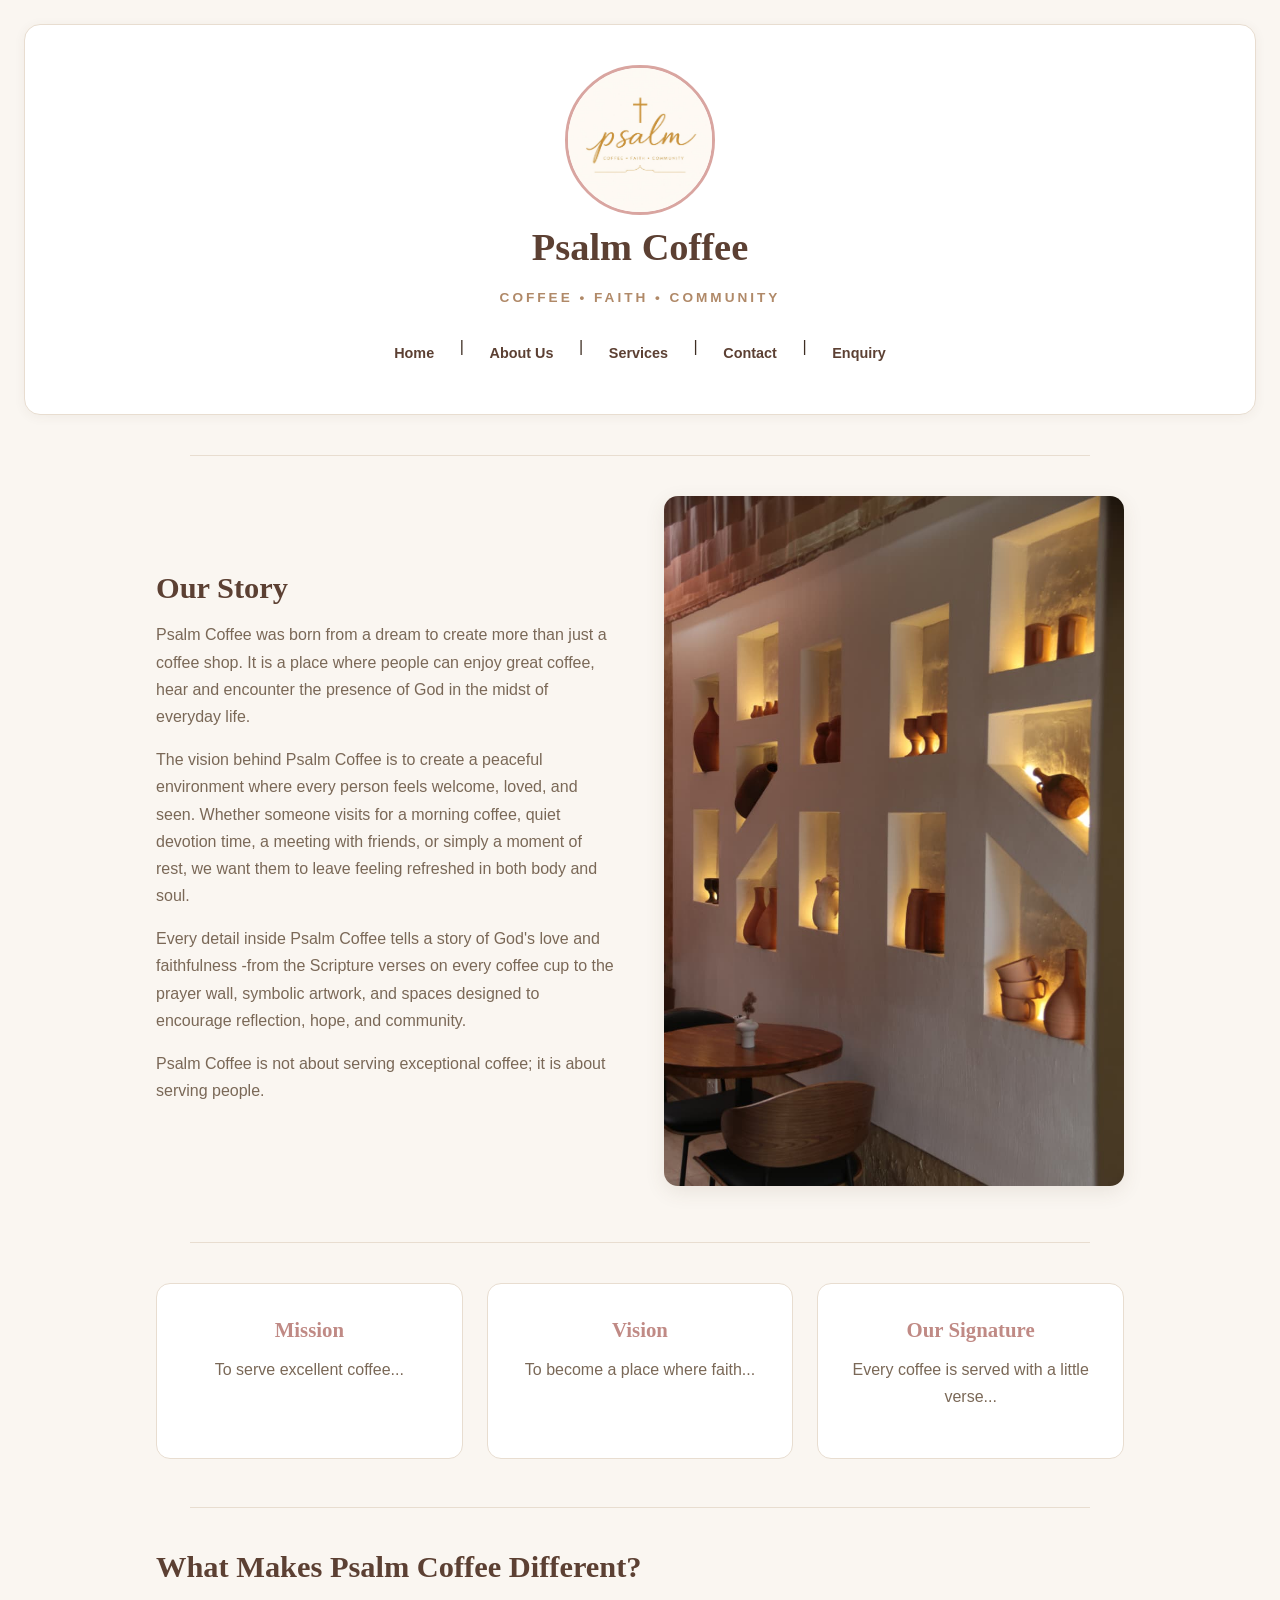
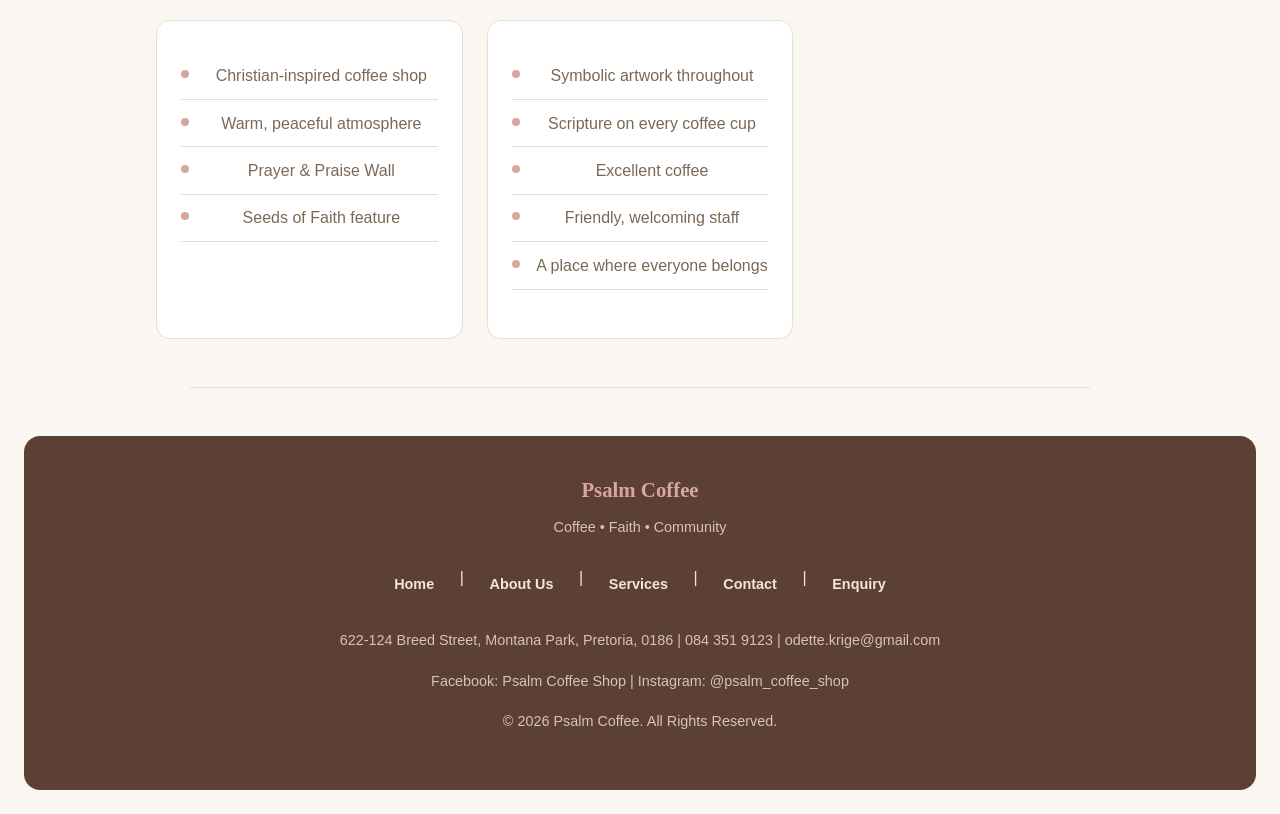
<file: psalm_coffee/about.html>
<!DOCTYPE html>
<html lang="en"> 
<head>
    <meta charset="UTF-8">
    <meta name="viewport" content="width=device-width, initial-scale=1.0">
    <title>About | psalm coffee</title>
    <link rel="stylesheet" href="css/style.css">
</head>
<body>
     <!--Header-->
     <header>
        <div class="logo">
        <img src="_images/logo.jpeg" alt="Psalm Coffee Logo"  width="150" height="150">
    </div>
        <h1>Psalm Coffee</h1>
        <p>Coffee • Faith • Community</p>

        <nav>
            <a href="index.html">Home</a> |
            <a href="about.html">About Us</a> |
            <a href="services.html">Services</a> |
            <a href="contact.html">Contact</a> |
            <a href="enquiry.html">Enquiry</a>
        </nav>
     </header>

      <hr>

    <!-- OUR STORY -->
    <section class="story">

        <div class="story-text">

            <h2>Our Story</h2>

            <p>
                Psalm Coffee was born from a dream to create more than just
                a coffee shop. It is a place where people can enjoy great
                coffee, hear and encounter the presence of God in the midst
                of everyday life.
            </p>

            <p>
                The vision behind Psalm Coffee is to create a peaceful
                environment where every person feels welcome, loved, and seen.
                Whether someone visits for a morning coffee, quiet devotion
                time, a meeting with friends, or simply a moment of rest,
                we want them to leave feeling refreshed in both body and soul.
            </p>

            <p>
                Every detail inside Psalm Coffee tells a story of God's love
                and faithfulness -from the Scripture verses on every coffee
                cup to the prayer wall, symbolic artwork, and spaces designed
                to encourage reflection, hope, and community.
            </p>

            <p>
                Psalm Coffee is not about serving exceptional coffee; it is
                about serving people.
            </p>

        </div>

        <div class="story-image">
            <img src="_images/interior.jpeg"
                 alt="Psalm Coffee interior"
                 width="500" height="350">
        </div>

    </section>

    <hr>

    <!-- MISSION VISION SIGNATURE -->
<section class="values">
    <div class="values-grid">
        <div class="value-card">
            <h3>Mission</h3>
            <p>To serve excellent coffee...</p>
        </div>

        <div class="value-card">
            <h3>Vision</h3>
            <p>To become a place where faith...</p>
        </div>

        <div class="value-card">
            <h3>Our Signature</h3>
            <p>Every coffee is served with a little verse...</p>
        </div>
    </div>
</section>
    <hr>

    <!-- WHAT MAKES US DIFFERENT -->
  <section class="different">
    <h2>What Makes Psalm Coffee Different?</h2>
    <div class="values-grid">
        <div class="value-card">
            <ul>
                <li>Christian-inspired coffee shop</li>
                <li>Warm, peaceful atmosphere</li>
                <li>Prayer &amp; Praise Wall</li>
                <li>Seeds of Faith feature</li>
            </ul>
        </div>
        <div class="value-card">
            <ul>
                <li>Symbolic artwork throughout</li>
                <li>Scripture on every coffee cup</li>
                <li>Excellent coffee</li>
                <li>Friendly, welcoming staff</li>
                <li>A place where everyone belongs</li>
            </ul>
        </div>
    </div>
</section>

    <hr>

     <!-- Footer -->
    <footer>
        <h3>Psalm Coffee</h3>
        <p>Coffee • Faith • Community</p>

        <nav>
            <a href="index.html">Home</a> |
            <a href="about.html">About Us</a> |
            <a href="services.html">Services</a> |
            <a href="contact.html">Contact</a> |
            <a href="enquiry.html">Enquiry</a>
        </nav>

         <p>
            622-124 Breed Street, Montana Park, Pretoria, 0186 |
            084 351 9123 |
            odette.krige@gmail.com
        </p>

        <p>
            Facebook: Psalm Coffee Shop |
            Instagram: @psalm_coffee_shop
        </p>

        <p>&copy; 2026 Psalm Coffee. All Rights Reserved.</p>
    </footer>

</body>
</html>
</file>
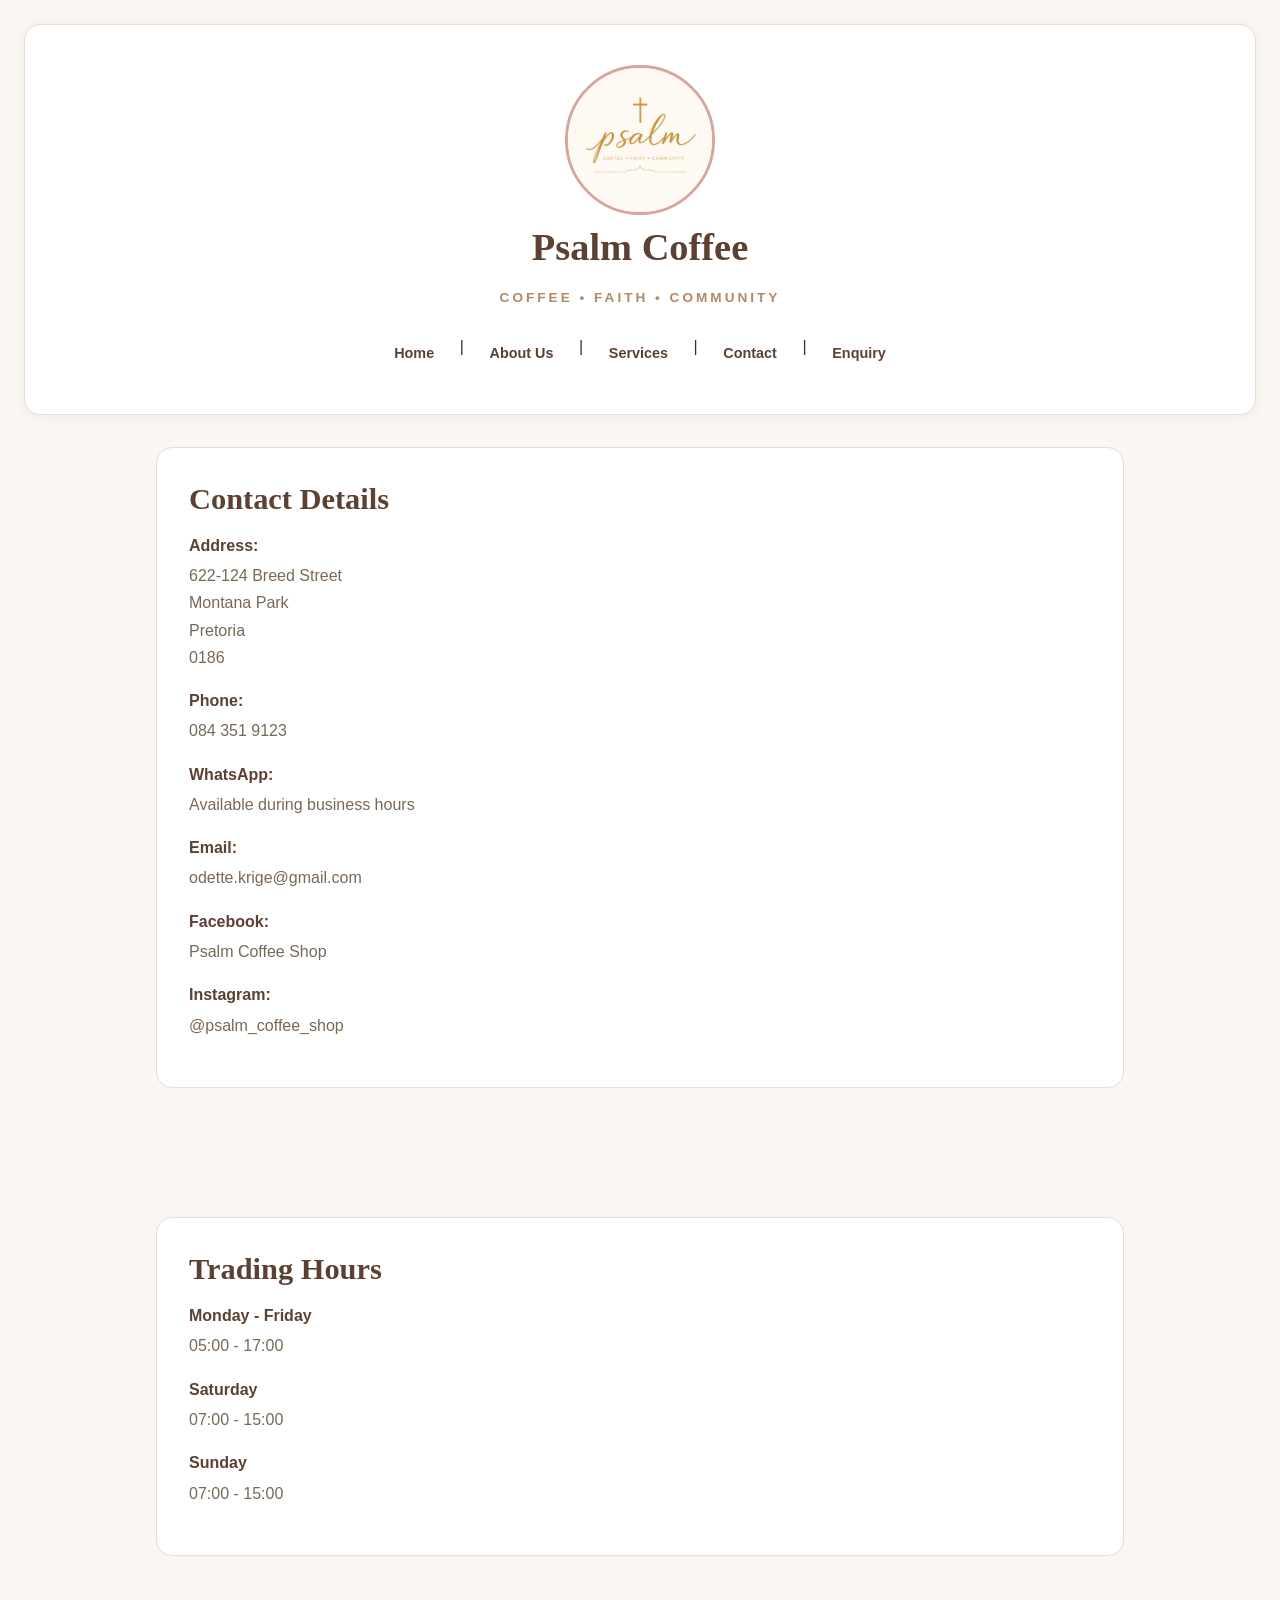
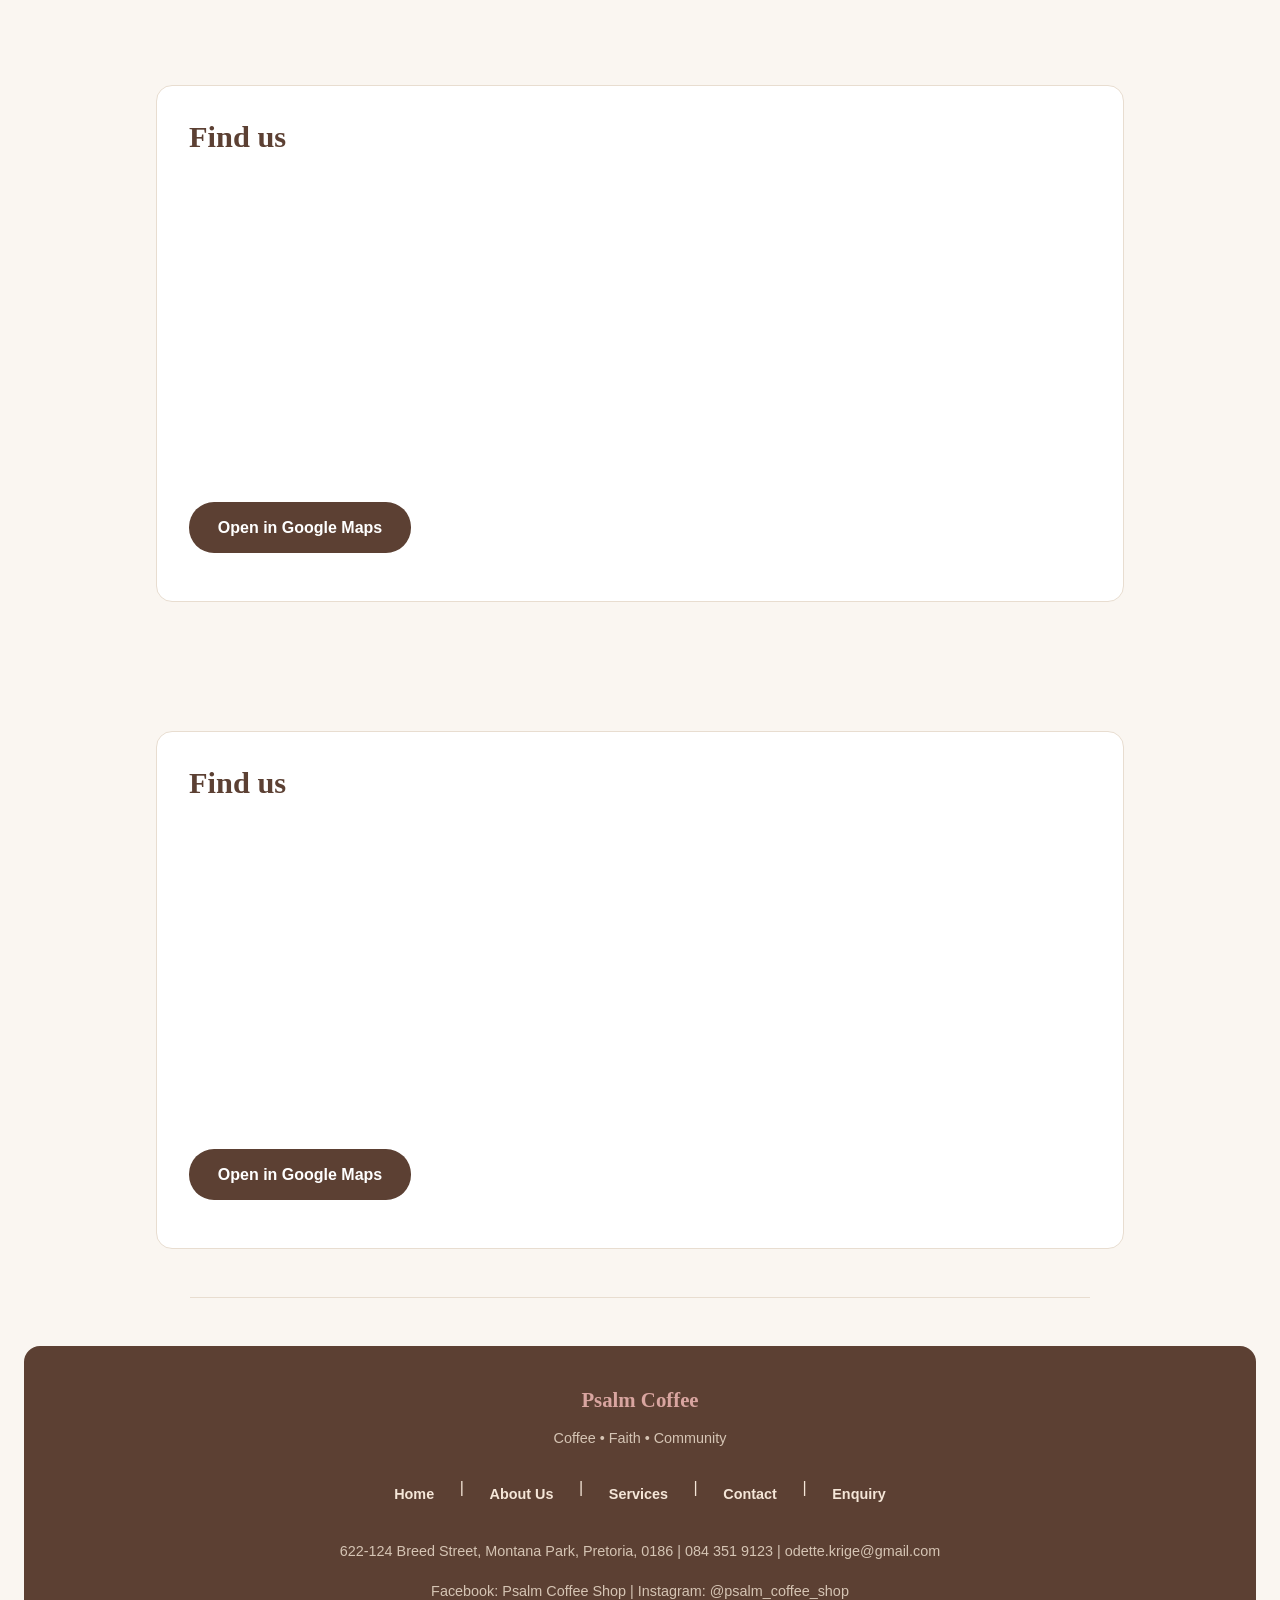
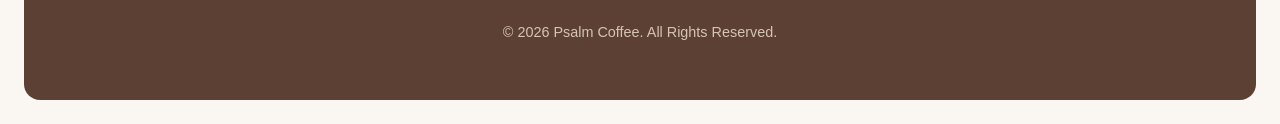
<file: psalm_coffee/contact.html>
<!DOCTYPE html>
<html lang="en">
<head> 
    <meta charset="UTF-8">
    <meta name="viewport" content="width=device-width, initial-scale=1.0">
    <title>Contact | psalm coffee</title>
    <link rel="stylesheet" href="css/style.css">
</head>
<body>
     <!--Header-->
     <header>
        <div class="logo">
        <img src="_images/logo.jpeg" alt="Psalm Coffee Logo" width="150" height="150">
    </div>
        <h1>Psalm Coffee</h1>
        <p>Coffee • Faith • Community</p>

        <nav>
            <a href="index.html">Home</a> |
            <a href="about.html">About Us</a> |
            <a href="services.html">Services</a> |
            <a href="contact.html">Contact</a> |
            <a href="enquiry.html">Enquiry</a>
        </nav>
     </header>

      <!-- Contact Section -->
    
                
    <section class="contact">

        <div class="contact-info">
            <h2>Contact Details</h2>

            <p><strong>Address:</strong><br>
                622-124 Breed Street<br>
                Montana Park<br>
                Pretoria<br>
                0186
            </p>

            <p><strong>Phone:</strong><br>
                084 351 9123
            </p>

            <p><strong>WhatsApp:</strong><br>
                Available during business hours
            </p>

            <p><strong>Email:</strong><br>
                odette.krige@gmail.com
            </p>

            <p><strong>Facebook:</strong><br>
                Psalm Coffee Shop
            </p>

            <p><strong>Instagram:</strong><br>
                @psalm_coffee_shop
            </p>
        </div>

        <hr>

        <div class="hours">
            <h2>Trading Hours</h2>

            <p><strong>Monday - Friday</strong><br>
                05:00 - 17:00
            </p>

            <p><strong>Saturday</strong><br>
                07:00 - 15:00
            </p>

            <p><strong>Sunday</strong><br>
                07:00 - 15:00
            </p>
        </div>

        <hr>

        <div class="map">
            <h2>Find us</h2>
            <iframe src="https://www.google.com/maps?q=Montana+Park+Pretoria&output=embed"
                width="100%"
                height="300"
                style="border:0;"
                allowfullscreen=""
                loading="lazy">
            </iframe>

            <p>
                <a href="https://maps.google.com/?q=Montana+Park+Pretoria" target="_blank">
                    Open in Google Maps
                </a>
            </p>
        </div>

        <hr>

        <div class="map">
            <h2>Find us</h2>
            <iframe src="https://www.google.com/maps?q=Kolonnade+Shopping+Centre,+Montana,+Pretoria&output=embed"
                width="100%"
                height="300"
                style="border:0;"
                allowfullscreen=""
                loading="lazy">
            </iframe>

            <p>
                <a href="https://www.google.com/maps/search/?api=1&query=Kolonnade+Shopping+Centre+Pretoria" target="_blank">
                    Open in Google Maps
                </a>
            </p>
        </div>
    </section>

     <hr>

    <!-- Footer -->
    <footer>
        <h3>Psalm Coffee</h3>
        <p>Coffee • Faith • Community</p>

        <nav>
            <a href="index.html">Home</a> |
            <a href="about.html">About Us</a> |
            <a href="services.html">Services</a> |
            <a href="contact.html">Contact</a> |
            <a href="enquiry.html">Enquiry</a>
        </nav>

         <p>
            622-124 Breed Street, Montana Park, Pretoria, 0186 |
            084 351 9123 |
            odette.krige@gmail.com
        </p>

        <p>
            Facebook: Psalm Coffee Shop |
            Instagram: @psalm_coffee_shop
        </p>

        <p>&copy; 2026 Psalm Coffee. All Rights Reserved.</p>
    </footer>

</body>
</html>
</file>
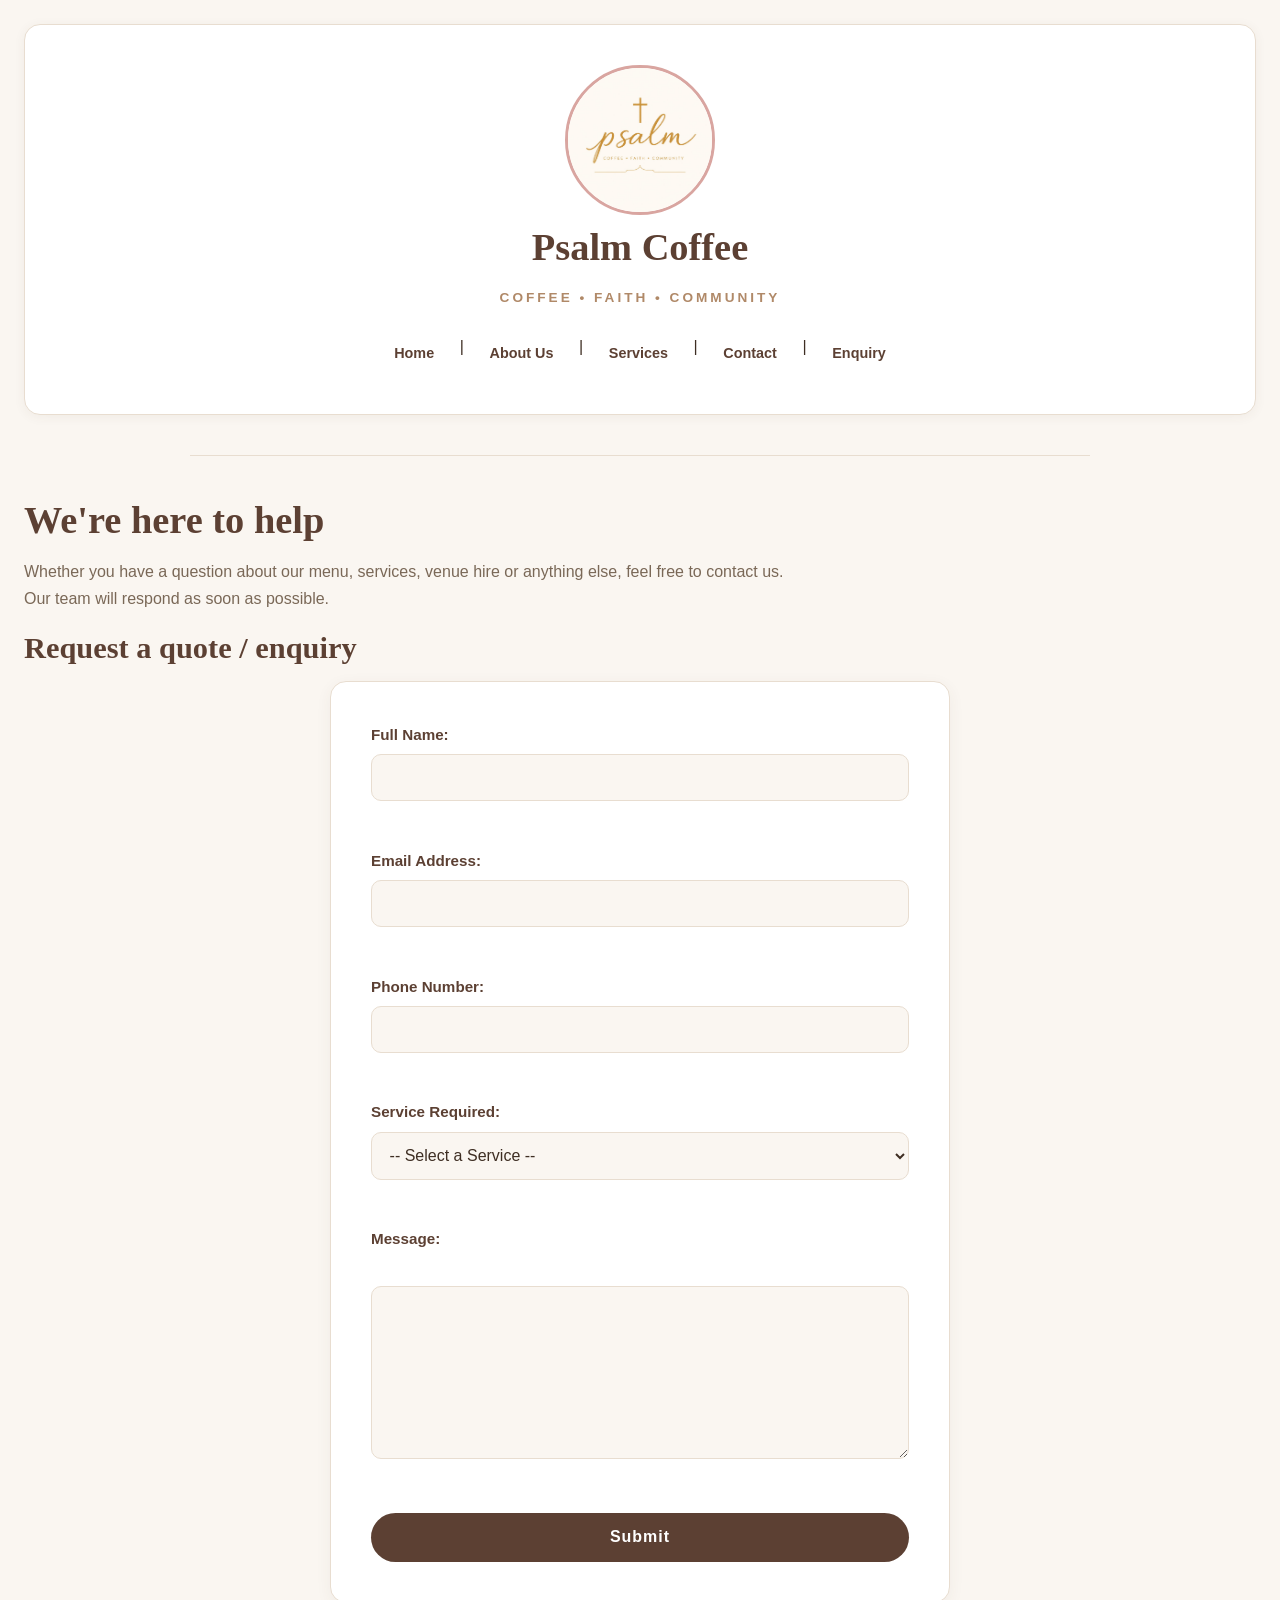
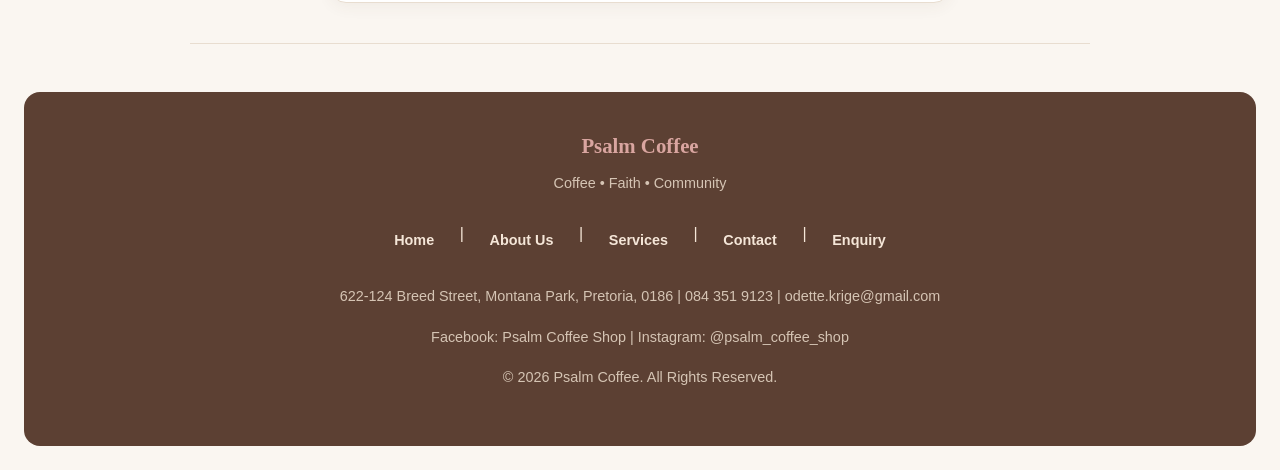
<file: psalm_coffee/enquiry.html>
<!DOCTYPE html>
<html lang="en"> 
<head>
    <meta charset="UTF-8">
    <meta name="viewport" content="width=device-width, initial-scale=1.0">
    <title>Enquiry | psalm coffee</title>
    <link rel="stylesheet" href="css/style.css">
</head>
<body>
     <!--Header-->
     <header>
        <div class="logo">
        <img src="_images/logo.jpeg" alt="Psalm Coffee Logo"  width="150" height="150">
    </div>
        <h1>Psalm Coffee</h1>
        <p>Coffee • Faith • Community</p>

        <nav>
            <a href="index.html">Home</a> |
            <a href="about.html">About Us</a> |
            <a href="services.html">Services</a> |
            <a href="contact.html">Contact</a> |
            <a href="enquiry.html">Enquiry</a>
        </nav>
     </header>

     <hr>
     
     <h1>We're here to help</h1>
    <p>
Whether you have a question about our menu, services, venue hire or anything else, feel free to contact us.
<br>
Our team will respond as soon as possible.
    </p>
    <h2>Request a quote / enquiry</h2>
<form>
<label for="fullname">Full Name:</label>
<input type="text" id="fullname" name="fullname">
<br><br>

<label for="email">Email Address:</label>
<input type="email" id="email" name="email">
<br><br>

<label for="phone">Phone Number:</label>
<input type="tel" id="phone" name="phone">
<br><br>

<label for="service">Service Required:</label>

<select id="service" name="service">

<option>-- Select a Service --</option>
<option>Venue hire</option>
<option>Bible study</option>
<option>Business meeting</option>
<option>Small celebration</option>
<option>Prayer meeting</option>
<option>Bible launch</option>
</select>
<br><br>

<label for="message">Message:</label>
<br>

<textarea id="message" name="message" rows="8" cols="50"></textarea>
<br><br>

<input type="submit" value="Submit">
</form>

<hr>


      <!-- Footer -->
    <footer>
        <h3>Psalm Coffee</h3>
        <p>Coffee • Faith • Community</p>

        <nav>
            <a href="index.html">Home</a> |
            <a href="about.html">About Us</a> |
            <a href="services.html">Services</a> |
            <a href="contact.html">Contact</a> |
            <a href="enquiry.html">Enquiry</a>
        </nav>

         <p>
            622-124 Breed Street, Montana Park, Pretoria, 0186 |
            084 351 9123 |
            odette.krige@gmail.com
        </p>

        <p>
            Facebook: Psalm Coffee Shop |
            Instagram: @psalm_coffee_shop
        </p>

        <p>&copy; 2026 Psalm Coffee. All Rights Reserved.</p>
    </footer>

</body>
</html>
</file>
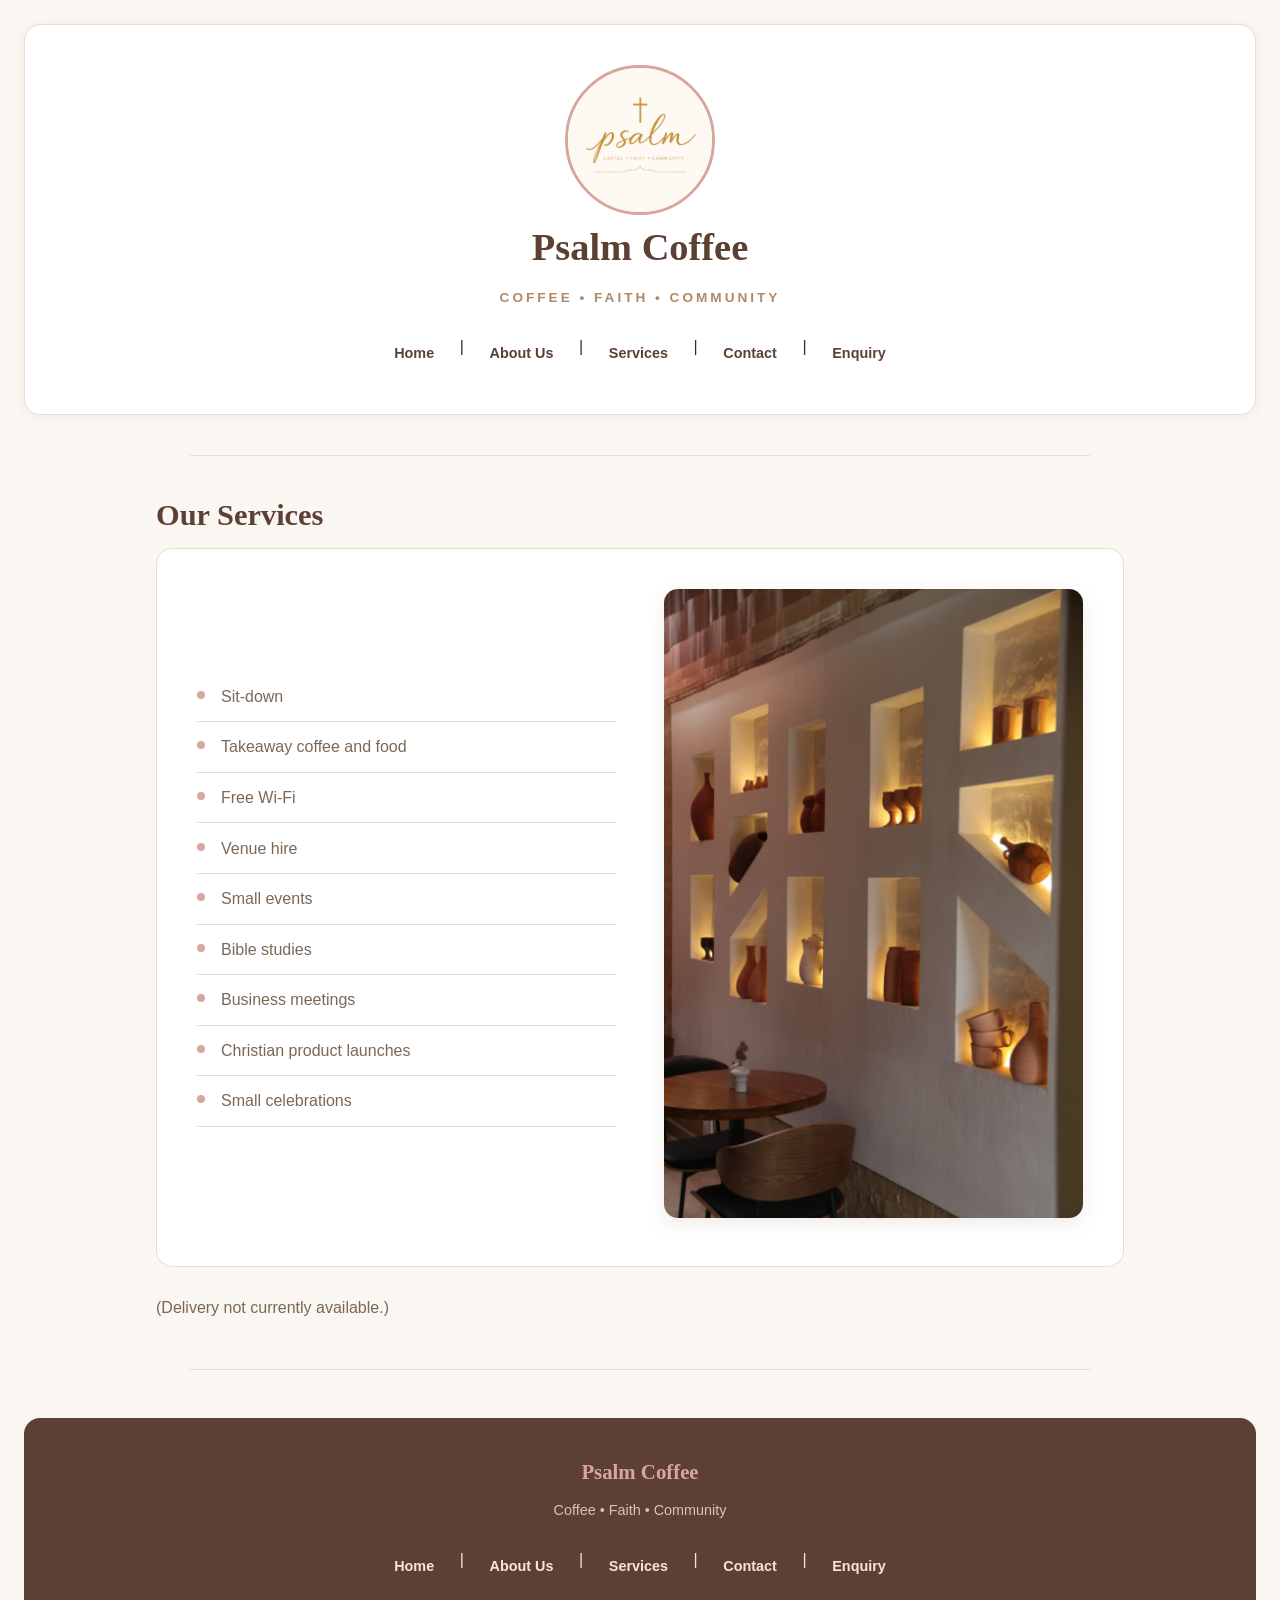
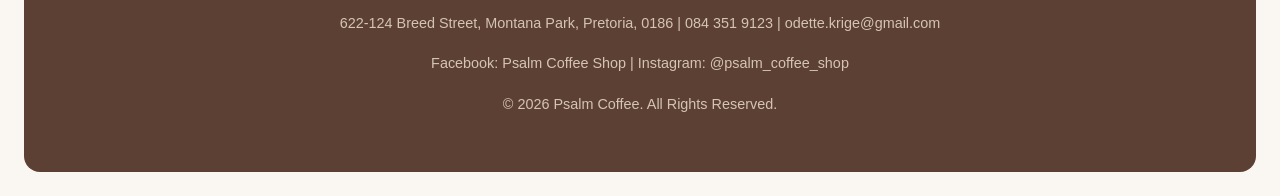
<file: psalm_coffee/services.html>
<!DOCTYPE html>
<html lang="en">
<head>
    <meta charset="UTF-8"> 
    <meta name="viewport" content="width=device-width, initial-scale=1.0">
    <title>Services | psalm coffee</title>
   <link rel="stylesheet" href="css/style.css">
</head>
<body>
     <!--Header-->
     <header>
        <div class="logo">
        <img src="_images/logo.jpeg" alt="Psalm Coffee Logo"  width="150" height="150">
    </div>
        <h1>Psalm Coffee</h1>
        <p>Coffee • Faith • Community</p>

        <nav>
            <a href="index.html">Home</a> |
            <a href="about.html">About Us</a> |
            <a href="services.html">Services</a> |
            <a href="contact.html">Contact</a> |
            <a href="enquiry.html">Enquiry</a>
        </nav>
     </header>

     <hr>

    <!-- SERVICES -->
    <section class="services">

        <h2>Our Services</h2>

        <div class="services-content">

            <!-- SERVICE LIST -->
            <div class="service-list">

                <ul>
                    <li>Sit-down</li>
                    <li>Takeaway coffee and food</li>
                    <li>Free Wi-Fi</li>
                    <li>Venue hire</li>
                    <li>Small events</li>
                    <li>Bible studies</li>
                    <li>Business meetings</li>
                    <li>Christian product launches</li>
                    <li>Small celebrations</li>
                </ul>

            </div>

            <!-- SERVICE IMAGE -->
            <div class="service-image">

                <img src="_images/interior.jpeg"
                     alt="Psalm Coffee interior"
                     width="320">

            </div>

        </div>

        <br>

        <p>
            (Delivery not currently available.)
        </p>

    </section>

    <hr>

    <!-- Footer -->
    <footer>
        <h3>Psalm Coffee</h3>
        <p>Coffee • Faith • Community</p>

        <nav>
            <a href="index.html">Home</a> |
            <a href="about.html">About Us</a> |
            <a href="services.html">Services</a> |
            <a href="contact.html">Contact</a> |
            <a href="enquiry.html">Enquiry</a>
        </nav>

         <p>
            622-124 Breed Street, Montana Park, Pretoria, 0186 |
            084 351 9123 |
            odette.krige@gmail.com
        </p>

        <p>
            Facebook: Psalm Coffee Shop |
            Instagram: @psalm_coffee_shop
        </p>

        <p>&copy; 2026 Psalm Coffee. All Rights Reserved.</p>
    </footer>

</body>
</html>
</file>
<file: psalm_coffee/css/style.css>
* {
    margin: 0;
    padding: 0;
    box-sizing: border-box; 
}

:root {
    --bg-color: #FAF6F1;          /* Soft cream */
    --card-bg: #FFFFFF;
    --text-color: #3E2E23;        /* Dark coffee brown */
    --text-muted: #7A6857;        /* Muted mocha */
    --primary-color: #5C4033;     /* Deep coffee brown */
    --secondary-color: #B08968;   /* Warm latte */
    --accent-color: #D9A5A0;      /* Soft blush */
    --accent-dark: #C08A85;       /* Deeper blush */
    --border-color: #E8DDD0;      /* Warm cream border */

    --font-main: 'Quicksand', 'Segoe UI', Tahoma, sans-serif;
    --font-heading: 'Georgia', serif;
}

body {
    font-family: var(--font-main);
    line-height: 1.7;
    color: var(--text-color);
    background-color: var(--bg-color);
    padding: 1.5rem;
}

/* TYPOGRAPHY */
h1, h2, h3 {
    color: var(--primary-color);
    margin-bottom: 0.8rem;
    font-weight: 700;
    line-height: 1.3;
}

h1 { font-size: 2.4rem; font-family: var(--font-heading); }
h2 { font-size: 1.9rem; font-family: var(--font-heading); }
h3 { font-size: 1.3rem; }

p {
    margin-bottom: 1rem;
    color: var(--text-muted);
}

a {
    color: var(--primary-color);
    text-decoration: none;
    font-weight: 600;
    transition: color 0.2s ease;
}

a:hover {
    color: var(--accent-dark);
    text-decoration: underline;
}

ul {
    list-style-position: inside;
    margin-bottom: 1rem;
    color: var(--text-muted);
}

/*3. HEADER & NAVIGATION */
header {
    text-align: center;
    padding: 2.5rem 1rem;
    background-color: var(--card-bg);
    border-radius: 16px;
    margin-bottom: 2rem;
    border: 1px solid var(--border-color);
    box-shadow: 0 2px 12px rgba(92, 64, 51, 0.06);
}

header .logo img {
    border-radius: 50%;
    object-fit: cover;
    border: 3px solid var(--accent-color);
}

header p {
    color: var(--secondary-color);
    font-size: 0.85rem;
    letter-spacing: 3px;
    text-transform: uppercase;
    margin-bottom: 1.5rem;
    font-weight: 600;
}

nav {
    display: flex;
    justify-content: center;
    flex-wrap: wrap;
    gap: 0.5rem;
}

nav a {
    color: var(--primary-color);
    padding: 0.5rem 1.1rem;
    border-radius: 20px;
    font-size: 0.9rem;
    font-weight: 600;
    transition: all 0.25s ease;
}

nav a:hover {
    background-color: var(--accent-color);
    color: white;
    text-decoration: none;
}

/* 4. HERO BANNER */
.hero {
    position: relative;
    height: 520px;
    border-radius: 16px;
    overflow: hidden;
    margin-bottom: 3rem;
    background: linear-gradient(
        rgba(62, 46, 35, 0.5),
        rgba(92, 64, 51, 0.35)
    ), url('_images/hero.webp') center/cover no-repeat;
    display: flex;
    align-items: center;
    justify-content: center;
    text-align: center;
    box-shadow: 0 8px 24px rgba(92, 64, 51, 0.15);
    margin:10 auto;
}

.hero-content {
    color: white;
    padding: 2rem;
    max-width: 750px;
}



/* 5. GENERAL SECTIONS */
hr {
    border: 0;
    border-top: 1px solid var(--border-color);
    margin: 2.5rem auto;
    max-width: 900px;
}

section {
    max-width: 1000px;
    margin: 0 auto 3rem auto;
    padding: 0 1rem;
}

/* Section Title */
.section-title {
    text-align: center;
    margin-bottom: 2rem;
}

.section-title h2 {
    display: inline-block;
    position: relative;
    padding-bottom: 0.8rem;
}

.section-title h2::after {
    content: "";
    position: absolute;
    bottom: 0;
    left: 50%;
    transform: translateX(-50%);
    width: 60px;
    height: 2px;
    background-color: var(--accent-color);
}

/* General Buttons */
section a {
    display: inline-block;
    background-color: var(--primary-color);
    color: white;
    padding: 0.75rem 1.8rem;
    border-radius: 25px;
    margin-top: 0.5rem;
    font-weight: 600;
    transition: all 0.3s ease;
}

section a:hover {
    background-color: var(--accent-dark);
    color: white;
    text-decoration: none;
    transform: translateY(-2px);
}

/* 6. HOME PAGE - NEW LAYOUT */

/* Introduction Section */
.intro {
    text-align: center;
    max-width: 750px;
    padding: 1rem;
}

.intro p {
    font-size: 1.05rem;
    line-height: 1.9;
}

/* Featured Coffees - Horizontal Row */
.featured {
    text-align: center;
}

.coffee-grid {
    display: grid;
    grid-template-columns: repeat(4, 1fr);
    gap: 1.5rem;
    margin-top: 2rem;
}

.coffee-card {
    background: var(--card-bg);
    padding: 1rem;
    border-radius: 14px;
    text-align: center;
    border: 1px solid var(--border-color);
    transition: all 0.3s ease;
}

.coffee-card:hover {
    transform: translateY(-4px);
    box-shadow: 0 8px 20px rgba(92, 64, 51, 0.1);
    border-color: var(--accent-color);
}

.coffee-card img {
    border-radius: 10px;
    width: 100%;
    aspect-ratio: 1 / 1;
    object-fit: cover;
    margin-bottom: 0.8rem;
}

.coffee-card p {
    font-weight: 700;
    color: var(--primary-color);
    margin-bottom: 0;
    font-size: 0.95rem;
}

/* Quote / Review Section */
.review {
    text-align: center;
    background-color: var(--card-bg);
    padding: 3.5rem 2rem;
    border-radius: 16px;
    border-left: 4px solid var(--accent-color);
    max-width: 800px;
    margin: 0 auto;
}

.review p:first-of-type {
    font-family: var(--font-heading);
    font-style: italic;
    font-size: 1.25rem;
    color: var(--primary-color);
    line-height: 1.8;
    margin-bottom: 1.2rem;
}

.review p:last-of-type {
    font-weight: 700;
    color: var(--secondary-color);
    letter-spacing: 1.5px;
    text-transform: uppercase;
    font-size: 0.85rem;
    margin-bottom: 0;
}

/* Visit Section */
.visit {
    text-align: center;
    background: linear-gradient(135deg, #F5E6D8, #FAF6F1);
    padding: 3rem 2rem;
    border-radius: 16px;
    max-width: 800px;
    margin: 0 auto;
    border: 1px solid var(--border-color);
}

.visit h3 {
    font-family: var(--font-heading);
    font-size: 1.6rem;
}

/* --- ABOUT PAGE --- */
.story {
    display: flex;
    gap: 3rem;
    align-items: center;
}

.story-text, .story-image {
    flex: 1;
}

.story-image img, .service-image img {
    width: 100%;
    height: auto;
    border-radius: 14px;
    box-shadow: 0 6px 20px rgba(92, 64, 51, 0.1);
}

.values-grid {
    display: grid;
    grid-template-columns: repeat(3, 1fr);
    gap: 1.5rem;
    margin-top: 2rem;
}

.value-card {
    background: var(--card-bg);
    padding: 2rem 1.5rem;
    border-radius: 14px;
    border: 1px solid var(--border-color);
    text-align: center;
    transition: all 0.3s ease;
}

.value-card:hover {
    transform: translateY(-4px);
    border-color: var(--accent-color);
    box-shadow: 0 8px 20px rgba(92, 64, 51, 0.08);
}

.value-card h3 {
    color: var(--accent-dark);
    font-family: var(--font-heading);
}

.different ul {
    list-style-type: none;
    padding-left: 0;
}

.different li {
    padding: 0.6rem 0;
    border-bottom: 1px solid var(--border-color);
    position: relative;
    padding-left: 1.5rem;
}

.different li::before {
    content: "";
    position: absolute;
    left: 0;
    top: 1.1rem;
    width: 8px;
    height: 8px;
    background-color: var(--accent-color);
    border-radius: 50%;
}

/* --- SERVICES PAGE --- */
.services-content {
    display: flex;
    gap: 3rem;
    align-items: center;
    background: var(--card-bg);
    padding: 2.5rem;
    border-radius: 16px;
    border: 1px solid var(--border-color);
}

.service-list {
    flex: 1;
}

.service-list ul {
    list-style-type: none;
    padding-left: 0;
}

.service-list li {
    padding: 0.7rem 0;
    border-bottom: 1px solid var(--border-color);
    position: relative;
    padding-left: 1.5rem;
    font-weight: 500;
}

.service-list li::before {
    content: "";
    position: absolute;
    left: 0;
    top: 1.2rem;
    width: 8px;
    height: 8px;
    background-color: var(--accent-color);
    border-radius: 50%;
}

.service-image {
    flex: 1;
}

/* --- CONTACT PAGE --- */
.contact {
    display: flex;
    flex-direction: column;
    gap: 1.5rem;
}

.contact-info, .hours, .map {
    background: var(--card-bg);
    padding: 2rem;
    border-radius: 16px;
    border: 1px solid var(--border-color);
}

.contact-info strong, .hours strong {
    color: var(--primary-color);
    display: inline-block;
    margin-bottom: 0.2rem;
}

.map iframe {
    border-radius: 12px;
    margin-top: 1rem;
}

/* --- ENQUIRY PAGE --- */
form {
    background: var(--card-bg);
    padding: 2.5rem;
    border-radius: 16px;
    border: 1px solid var(--border-color);
    max-width: 620px;
    margin: 0 auto;
    box-shadow: 0 4px 16px rgba(92, 64, 51, 0.06);
}

label {
    font-weight: 600;
    display: block;
    margin-bottom: 0.4rem;
    color: var(--primary-color);
    font-size: 0.95rem;
}

input[type="text"],
input[type="email"],
input[type="tel"],
select,
textarea {
    width: 100%;
    padding: 0.85rem;
    border: 1px solid var(--border-color);
    border-radius: 10px;
    font-family: var(--font-main);
    font-size: 1rem;
    margin-bottom: 1.2rem;
    background-color: var(--bg-color);
    color: var(--text-color);
    transition: all 0.25s ease;
}

input:focus,
select:focus,
textarea:focus {
    outline: none;
    border-color: var(--accent-color);
    background-color: white;
    box-shadow: 0 0 0 3px rgba(217, 165, 160, 0.2);
}

input[type="submit"] {
    background-color: var(--primary-color);
    color: white;
    border: none;
    padding: 0.95rem 1.5rem;
    font-size: 1rem;
    font-weight: 700;
    border-radius: 25px;
    cursor: pointer;
    width: 100%;
    transition: all 0.3s ease;
    letter-spacing: 1px;
}

input[type="submit"]:hover {
    background-color: var(--accent-dark);
    transform: translateY(-2px);
}

/*8. FOOTER */
footer {
    text-align: center;
    background-color: var(--primary-color);
    color: #F5E6D8;
    padding: 2.5rem 1rem;
    border-radius: 16px;
    margin-top: 3rem;
}

footer h3 {
    color: var(--accent-color);
    font-family: var(--font-heading);
}

footer p {
    color: #D5C4B4;
    font-size: 0.9rem;
}

footer nav {
    margin: 1.5rem 0;
}

footer nav a {
    color: #F5E6D8;
}

footer nav a:hover {
    background-color: var(--accent-color);
    color: var(--primary-color);
}

/*9. RESPONSIVE DESIGN*/

@media (max-width: 768px) {
    .coffee-grid {
        grid-template-columns: repeat(2, 1fr);
    }

    .values-grid {
        grid-template-columns: 1fr;
    }

    .story, .services-content {
        flex-direction: column;
        gap: 2rem;
    }

    .hero {
        height: 420px;
    }

    h1 { font-size: 2rem; }
    h2 { font-size: 1.6rem; }
}

@media (max-width: 480px) {
    body {
        padding: 0.75rem;
    }

    h1 { font-size: 1.6rem; }
    h2 { font-size: 1.4rem; }

    .coffee-grid {
        grid-template-columns: 1fr;
    }

    nav {
        flex-direction: column;
        gap: 0.4rem;
    }

    .hero {
        height: 380px;
    }

    .review {
        padding: 2rem 1.2rem;
    }

    .review p:first-of-type {
        font-size: 1.05rem;
    }
}
</file>
